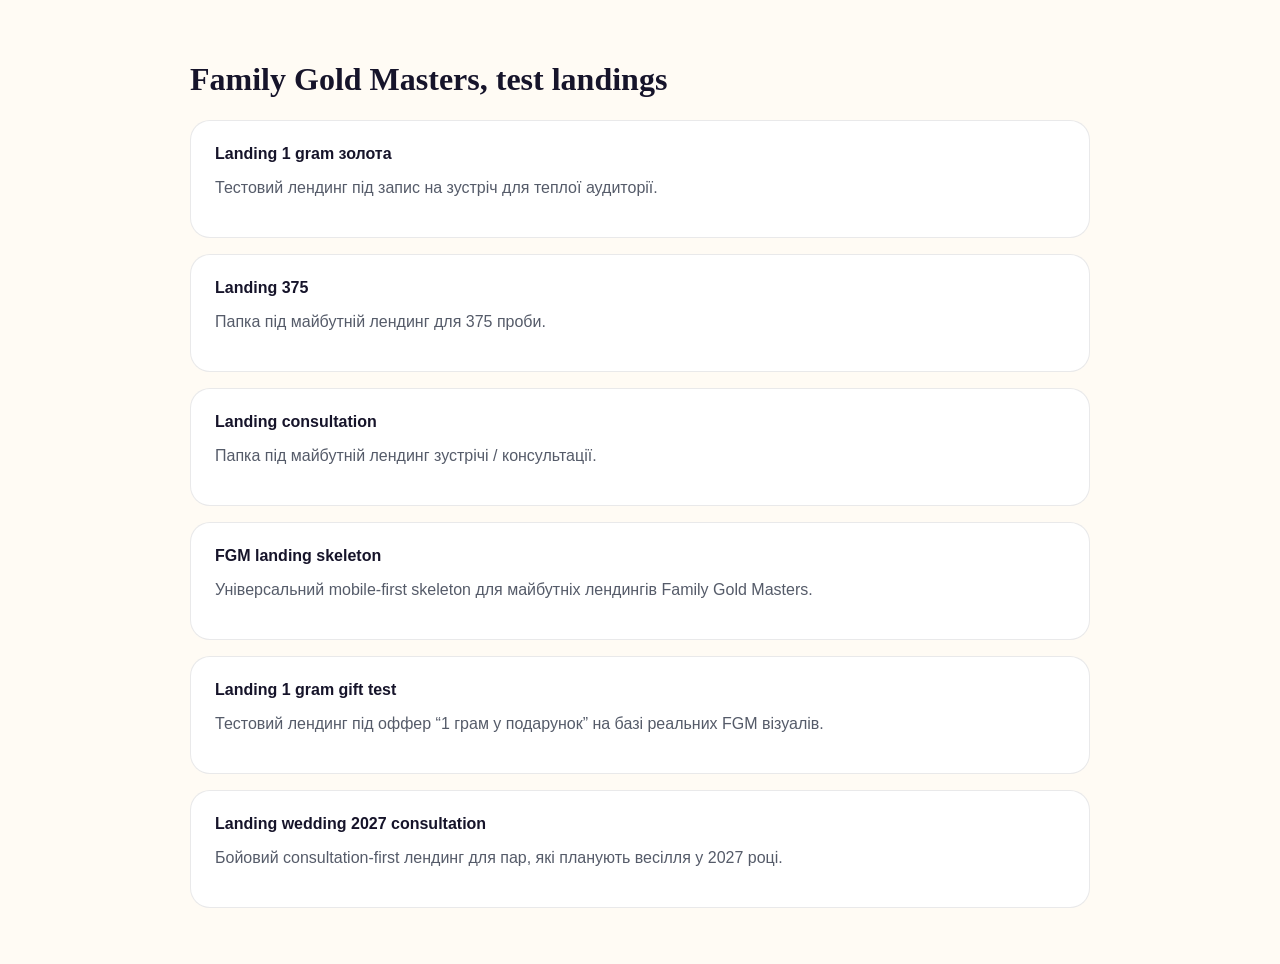
<file: index.html>
<!DOCTYPE html>
<html lang="uk">
<head>
  <meta charset="UTF-8" />
  <meta name="viewport" content="width=device-width, initial-scale=1.0" />
  <title>FGM Landings</title>
  <style>
    body{font-family:Inter,Arial,sans-serif;background:#FFFBF4;color:#272936;margin:0;padding:40px}
    .wrap{max-width:900px;margin:0 auto}
    h1{font-family:Georgia,serif;color:#16142A}
    .card{background:#fff;border:1px solid rgba(39,41,54,.1);border-radius:20px;padding:24px;margin:16px 0}
    a{color:#16142A;text-decoration:none;font-weight:600}
    p{color:#555b69}
  </style>
</head>
<body>
  <div class="wrap">
    <h1>Family Gold Masters, test landings</h1>
    <div class="card">
      <a href="./landing-1gram/">Landing 1 gram золота</a>
      <p>Тестовий лендинг під запис на зустріч для теплої аудиторії.</p>
    </div>
    <div class="card">
      <a href="./landing-375/">Landing 375</a>
      <p>Папка під майбутній лендинг для 375 проби.</p>
    </div>
    <div class="card">
      <a href="./landing-consultation/">Landing consultation</a>
      <p>Папка під майбутній лендинг зустрічі / консультації.</p>
    </div>
    <div class="card">
      <a href="./landing-skeleton/">FGM landing skeleton</a>
      <p>Універсальний mobile-first skeleton для майбутніх лендингів Family Gold Masters.</p>
    </div>
    <div class="card">
      <a href="./landing-1gram-test/">Landing 1 gram gift test</a>
      <p>Тестовий лендинг під оффер “1 грам у подарунок” на базі реальних FGM візуалів.</p>
    </div>
    <div class="card">
      <a href="./landing-wedding-2027/">Landing wedding 2027 consultation</a>
      <p>Бойовий consultation-first лендинг для пар, які планують весілля у 2027 році.</p>
    </div>
  </div>
</body>
</html>
</file>
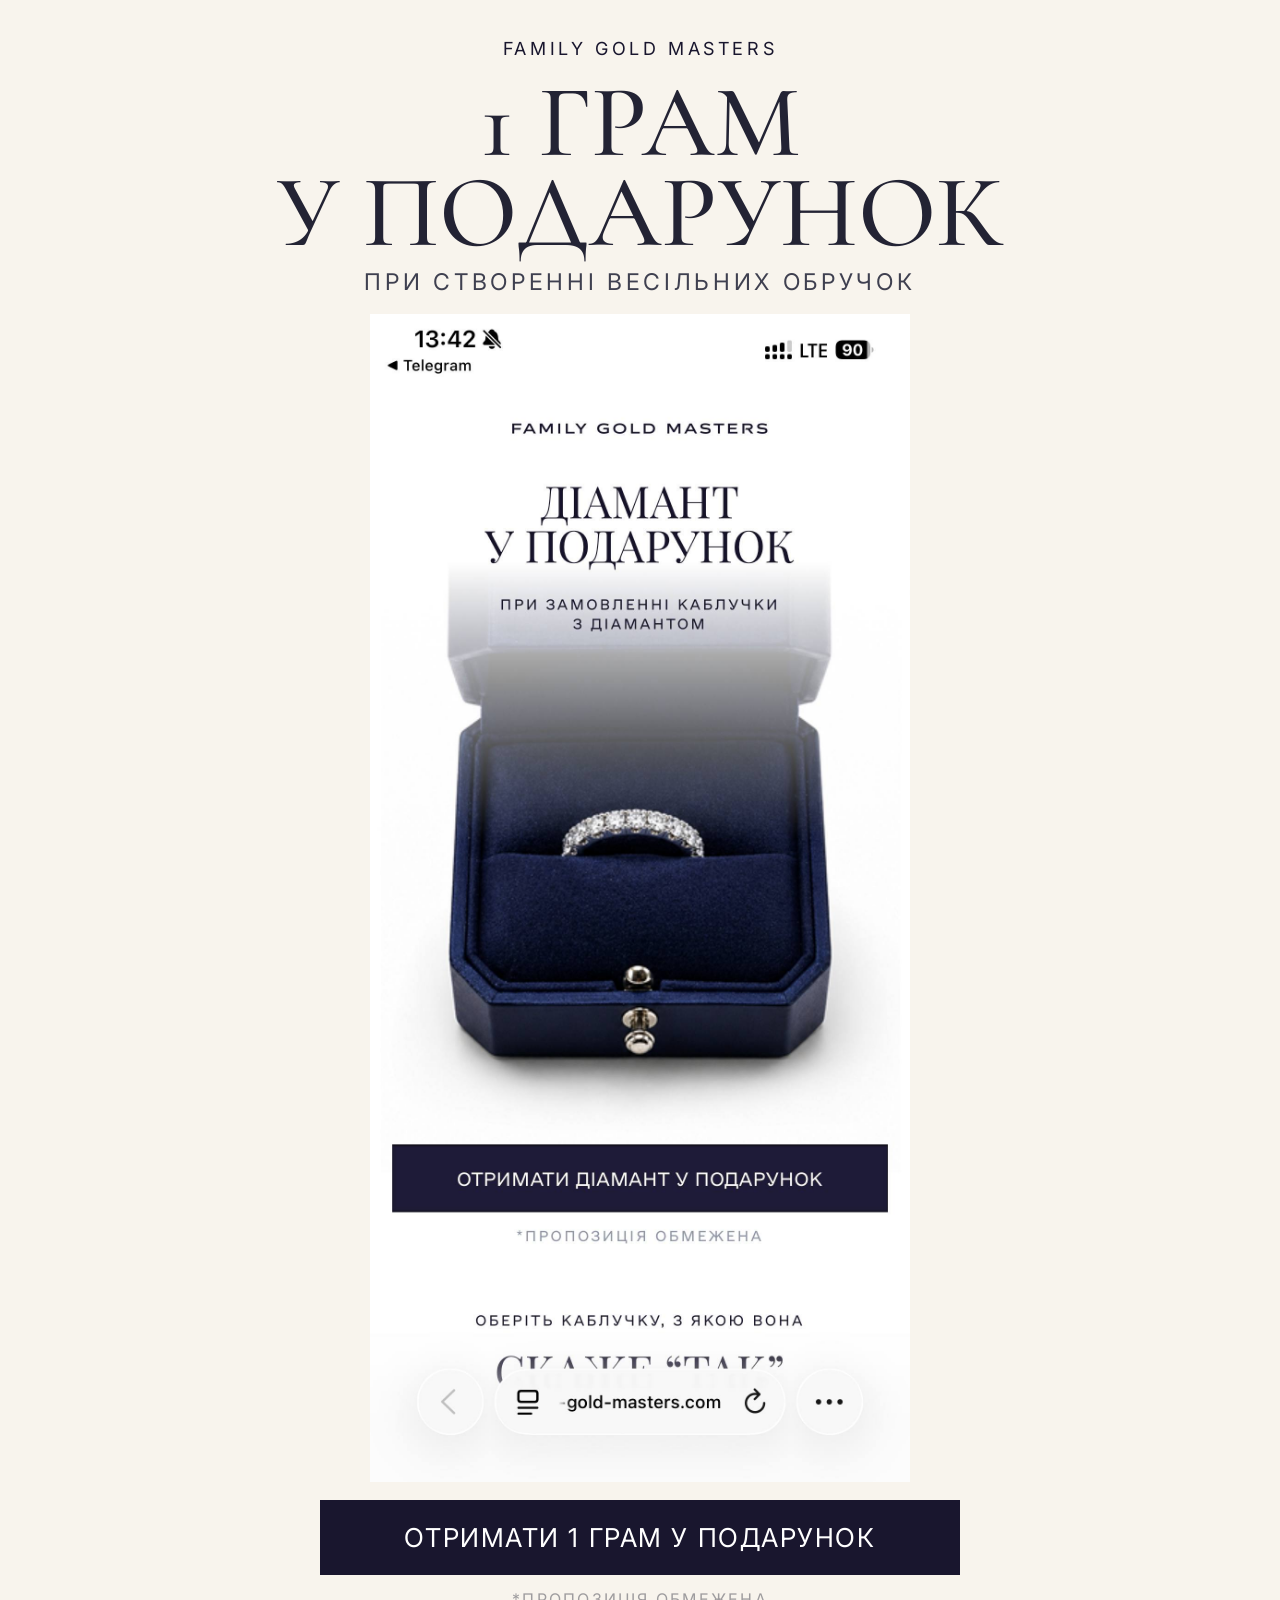
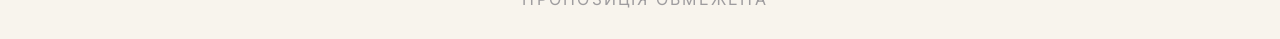
<file: landing-1gram/index.html>
<!DOCTYPE html>
<html lang="uk">
<head>
  <meta charset="UTF-8" />
  <meta name="viewport" content="width=device-width, initial-scale=1.0" />
  <title>1 грам у подарунок | Family Gold Masters</title>
  <meta name="description" content="1 грам золота у подарунок при створенні весільних обручок у Family Gold Masters." />
  <link rel="preconnect" href="https://fonts.googleapis.com">
  <link rel="preconnect" href="https://fonts.gstatic.com" crossorigin>
  <link href="https://fonts.googleapis.com/css2?family=Cormorant+Garamond:wght@400;500;600&family=Inter:wght@400;500;600&display=swap" rel="stylesheet">
  <link rel="stylesheet" href="./style.css" />
</head>
<body>
  <main class="hero-screen">
    <section class="hero-block" aria-labelledby="hero-title">
      <div class="hero-brand">FAMILY GOLD MASTERS</div>

      <div class="hero-copy">
        <h1 id="hero-title">1 ГРАМ<br>У ПОДАРУНОК</h1>
        <p>ПРИ СТВОРЕННІ ВЕСІЛЬНИХ ОБРУЧОК</p>
      </div>

      <div class="hero-visual-wrap">
        <div class="hero-visual">
          <img src="./reference_mock.jpg" alt="Референсний ювелірний візуал Family Gold Masters" />
        </div>
      </div>

      <div class="hero-bottom">
        <a class="hero-cta" href="mailto:hello@example.com?subject=1%20грам%20у%20подарунок">ОТРИМАТИ 1 ГРАМ У ПОДАРУНОК</a>
        <div class="hero-note">*ПРОПОЗИЦІЯ ОБМЕЖЕНА</div>
      </div>
    </section>
  </main>
</body>
</html>
</file>
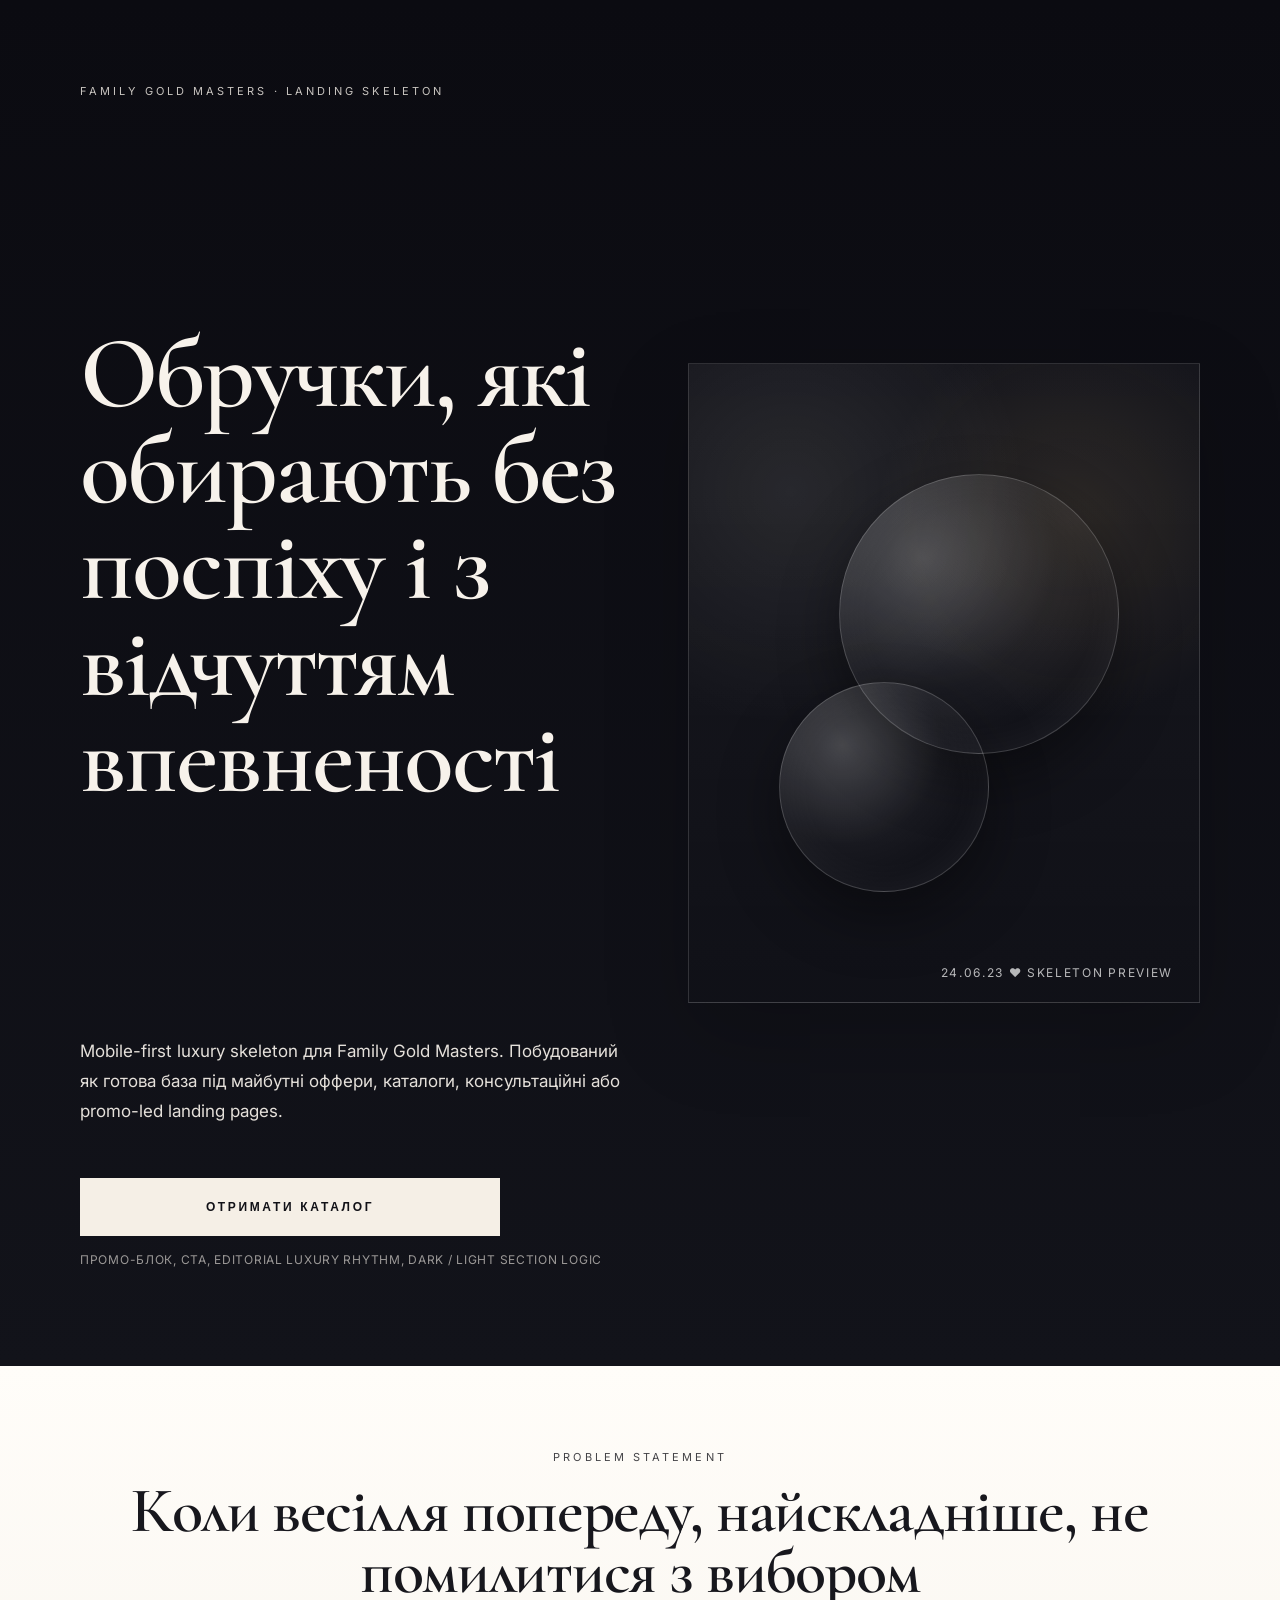
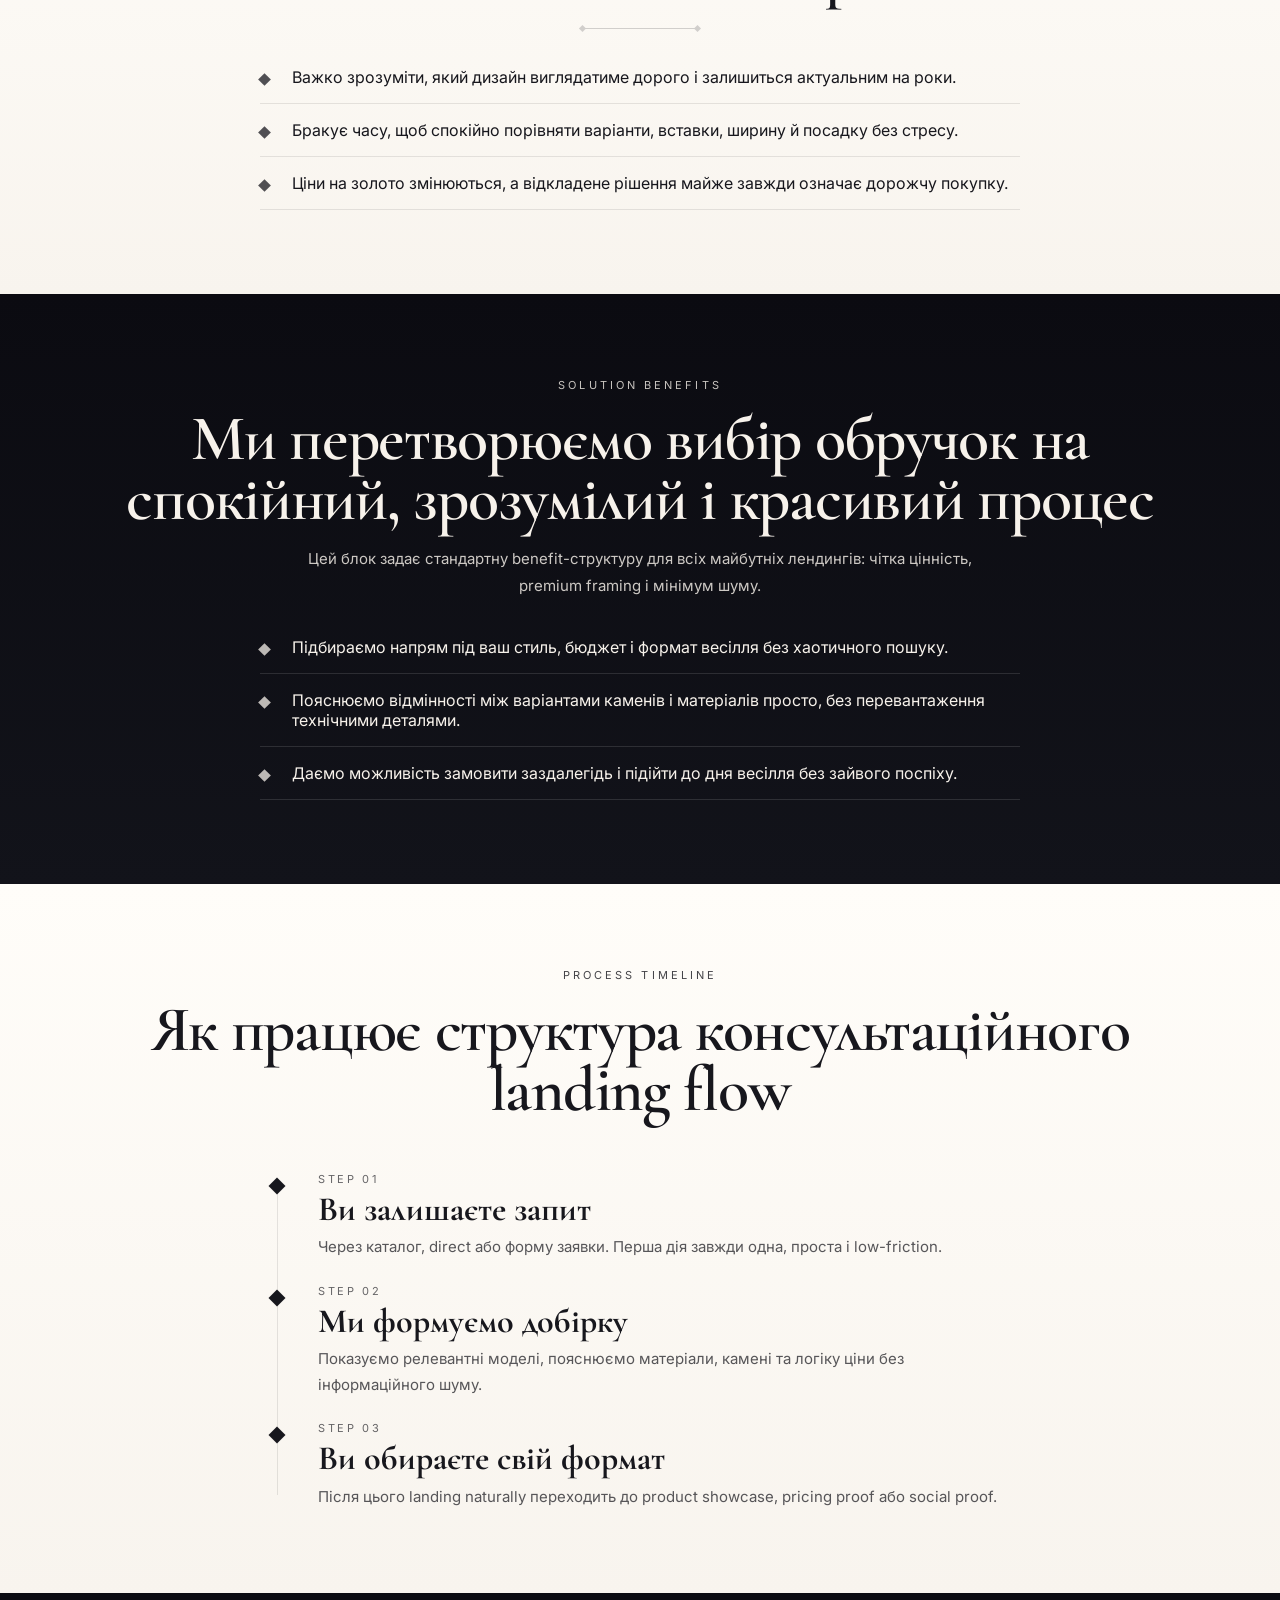
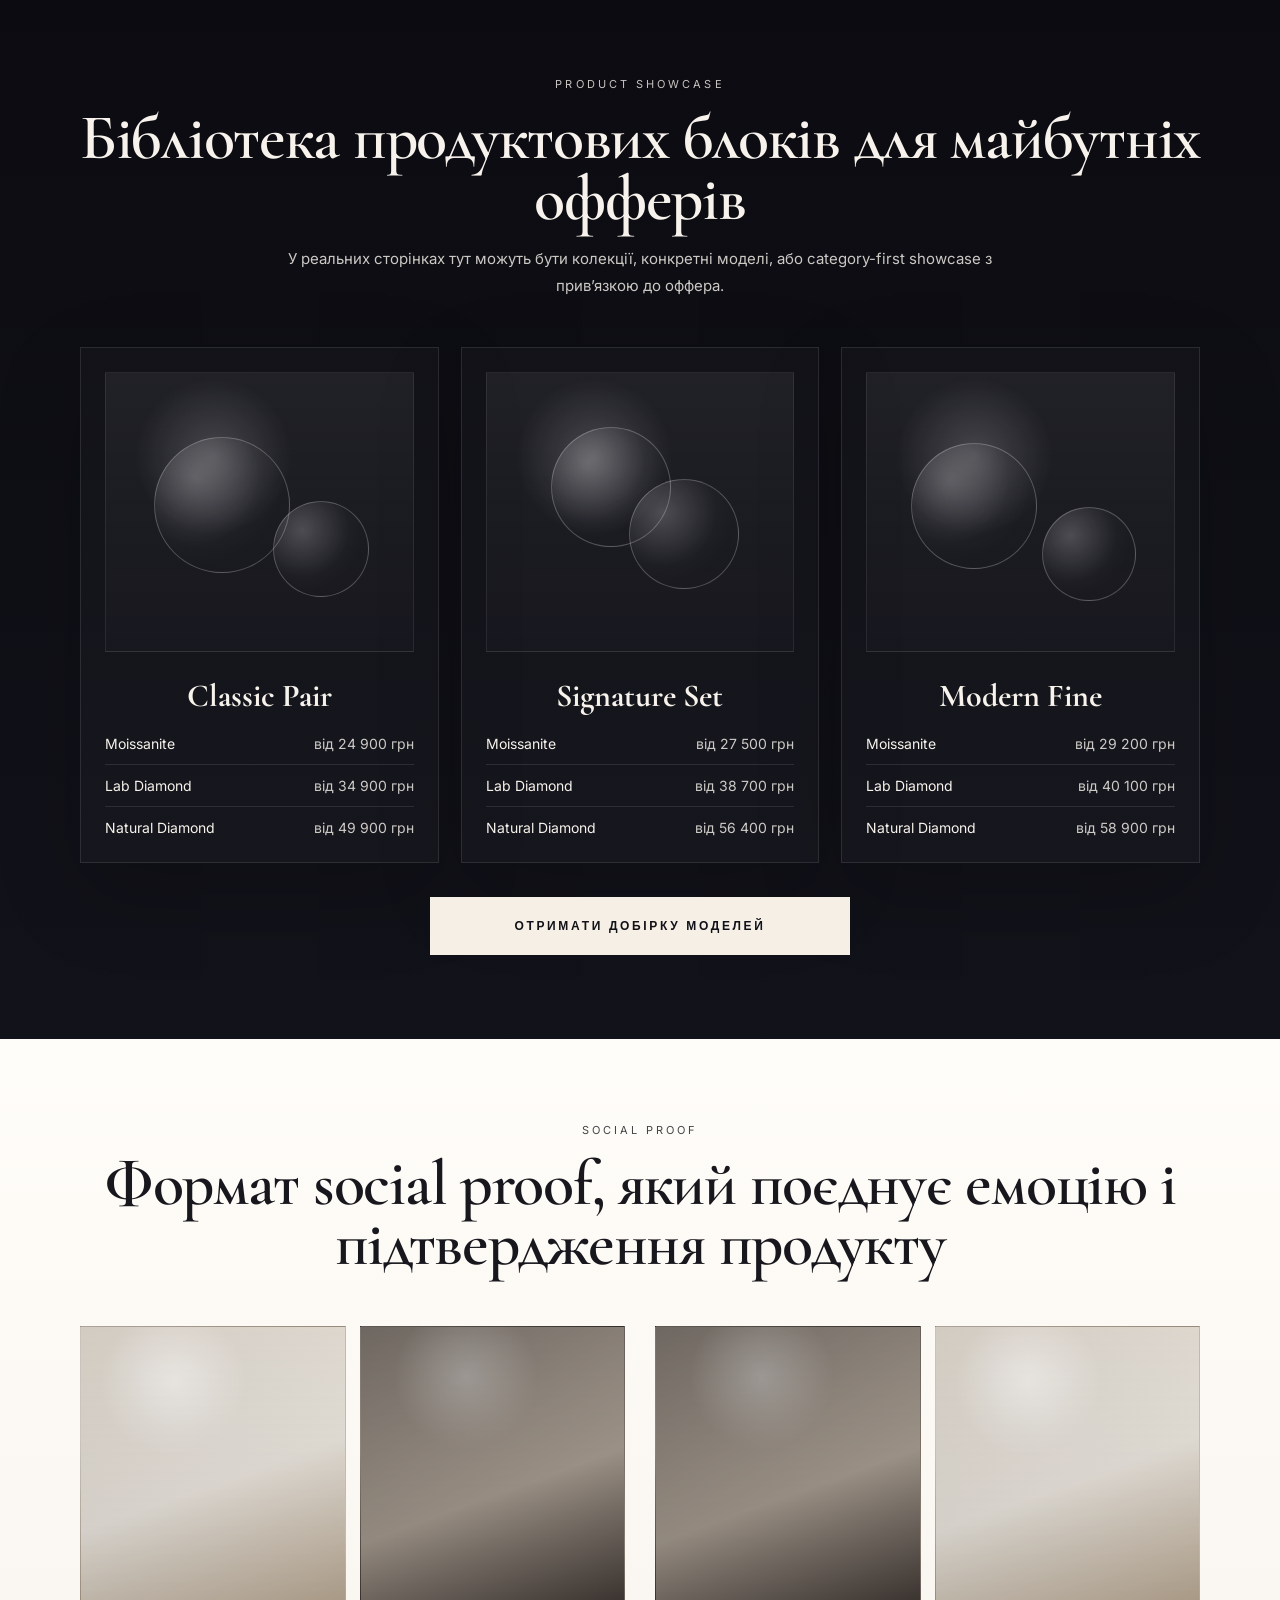
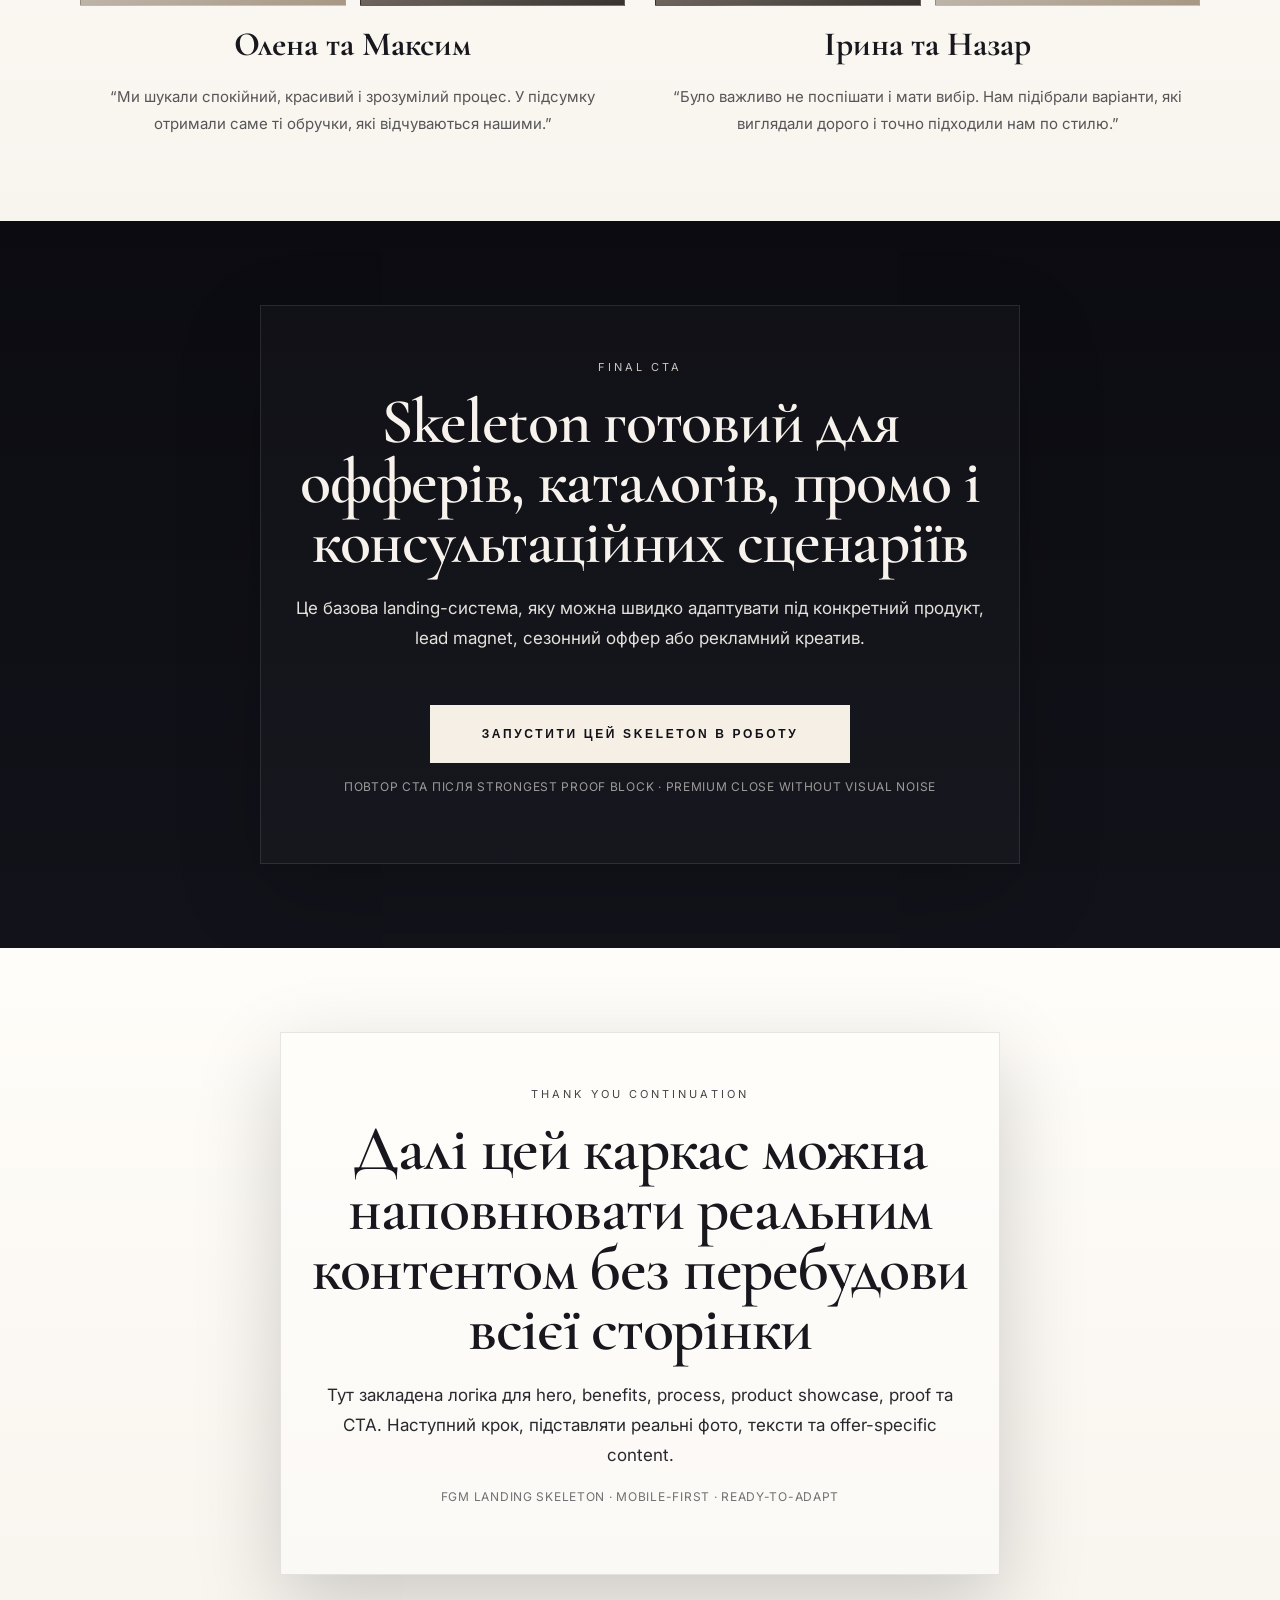
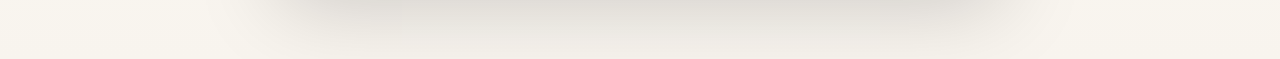
<file: landing-skeleton/index.html>
<!DOCTYPE html>
<html lang="uk">
<head>
  <meta charset="UTF-8" />
  <meta name="viewport" content="width=device-width, initial-scale=1.0" />
  <title>FGM Landing Skeleton</title>
  <link rel="preconnect" href="https://fonts.googleapis.com">
  <link rel="preconnect" href="https://fonts.gstatic.com" crossorigin>
  <link href="https://fonts.googleapis.com/css2?family=Cormorant+Garamond:wght@400;500;600;700&family=Inter:wght@400;500;600;700&display=swap" rel="stylesheet">
  <style>
    :root {
      --bg-dark: #0b0b11;
      --bg-dark-2: #12131a;
      --bg-light: #f8f4ee;
      --bg-light-2: #fffdf9;
      --text-dark: #17171d;
      --text-light: #f7f2eb;
      --muted-dark: rgba(23, 23, 29, 0.72);
      --muted-light: rgba(247, 242, 235, 0.72);
      --line-dark: rgba(255,255,255,0.14);
      --line-light: rgba(20,20,28,0.10);
      --gold: #d6b27a;
      --container: 1120px;
      --radius: 0px;
      --shadow: 0 30px 80px rgba(0,0,0,.18);
    }

    * { box-sizing: border-box; }
    html { scroll-behavior: smooth; }
    body {
      margin: 0;
      font-family: 'Inter', sans-serif;
      background: var(--bg-light-2);
      color: var(--text-dark);
      -webkit-font-smoothing: antialiased;
      text-rendering: optimizeLegibility;
    }

    img { max-width: 100%; display: block; }
    a { color: inherit; text-decoration: none; }

    .page { overflow-x: hidden; }
    .container {
      width: min(calc(100% - 40px), var(--container));
      margin: 0 auto;
    }

    .section {
      position: relative;
      padding: 84px 0;
    }

    .section.dark {
      background: linear-gradient(180deg, var(--bg-dark), var(--bg-dark-2));
      color: var(--text-light);
    }

    .section.light {
      background: linear-gradient(180deg, var(--bg-light-2), var(--bg-light));
      color: var(--text-dark);
    }

    .eyebrow {
      margin: 0 0 16px;
      font-size: 11px;
      line-height: 1.4;
      letter-spacing: 0.28em;
      text-transform: uppercase;
      opacity: .8;
    }

    .heading {
      margin: 0;
      font-family: 'Cormorant Garamond', serif;
      font-weight: 600;
      line-height: .94;
      letter-spacing: -0.02em;
    }

    .heading.hero { font-size: clamp(52px, 8vw, 108px); }
    .heading.section-title { font-size: clamp(38px, 5vw, 72px); }
    .heading.card-title { font-size: 34px; }

    .lead, .copy, .meta {
      max-width: 720px;
      margin-left: auto;
      margin-right: auto;
      text-align: center;
    }

    .lead {
      margin-top: 22px;
      font-size: 17px;
      line-height: 1.75;
      opacity: .92;
    }

    .copy {
      margin-top: 16px;
      font-size: 15px;
      line-height: 1.8;
      opacity: .82;
    }

    .meta {
      margin-top: 14px;
      font-size: 12px;
      line-height: 1.7;
      letter-spacing: 0.06em;
      text-transform: uppercase;
      opacity: .6;
    }

    .stack-center { text-align: center; }

    .cta {
      display: inline-flex;
      align-items: center;
      justify-content: center;
      min-height: 58px;
      width: min(100%, 420px);
      padding: 16px 26px;
      margin-top: 34px;
      border: none;
      border-radius: var(--radius);
      font-size: 12px;
      font-weight: 600;
      letter-spacing: 0.22em;
      text-transform: uppercase;
      cursor: pointer;
      transition: transform .18s ease, opacity .18s ease;
    }

    .cta:hover { transform: translateY(-2px); }
    .cta.dark-btn { background: #f5efe6; color: #111117; }
    .cta.light-btn { background: #12131a; color: #faf5ee; }

    .hero {
      min-height: 100vh;
      display: grid;
      align-items: center;
    }

    .hero-grid {
      display: grid;
      grid-template-columns: 1.05fr .95fr;
      gap: 42px;
      align-items: center;
    }

    .hero-visual {
      position: relative;
      min-height: 640px;
      border: 1px solid var(--line-dark);
      background:
        radial-gradient(circle at 20% 20%, rgba(255,255,255,.08), transparent 36%),
        radial-gradient(circle at 75% 25%, rgba(214,178,122,.12), transparent 32%),
        linear-gradient(180deg, rgba(255,255,255,.04), rgba(255,255,255,0));
      overflow: hidden;
      box-shadow: var(--shadow);
    }

    .hero-ring {
      position: absolute;
      border: 1px solid rgba(255,255,255,.2);
      border-radius: 50%;
      aspect-ratio: 1 / 1;
      background: radial-gradient(circle at 30% 30%, rgba(255,255,255,.22), rgba(255,255,255,.03) 48%, rgba(0,0,0,0) 72%);
      box-shadow: inset 0 0 45px rgba(255,255,255,.05), 0 24px 60px rgba(0,0,0,.38);
    }

    .hero-ring.one { width: 280px; top: 110px; right: 80px; }
    .hero-ring.two { width: 210px; bottom: 110px; left: 90px; }

    .engraving {
      position: absolute;
      right: 26px;
      bottom: 22px;
      font-size: 12px;
      letter-spacing: 0.14em;
      text-transform: uppercase;
      color: rgba(255,255,255,.7);
    }

    .bullet-list, .benefits-list {
      display: grid;
      gap: 16px;
      max-width: 760px;
      margin: 38px auto 0;
      padding: 0;
      list-style: none;
    }

    .bullet-list li, .benefits-list li {
      display: grid;
      grid-template-columns: 16px 1fr;
      gap: 16px;
      align-items: start;
      text-align: left;
      padding-bottom: 16px;
      border-bottom: 1px solid currentColor;
      border-color: rgba(255,255,255,.12);
    }

    .light .bullet-list li, .light .benefits-list li {
      border-color: var(--line-light);
    }

    .diamond {
      width: 9px;
      height: 9px;
      background: currentColor;
      transform: rotate(45deg);
      margin-top: 8px;
      opacity: .75;
    }

    .timeline {
      position: relative;
      max-width: 760px;
      margin: 52px auto 0;
      display: grid;
      gap: 24px;
    }

    .timeline:before {
      content: "";
      position: absolute;
      top: 14px;
      bottom: 14px;
      left: 17px;
      width: 1px;
      background: var(--line-light);
    }

    .timeline-item {
      position: relative;
      padding-left: 58px;
      text-align: left;
    }

    .timeline-item:before {
      content: "";
      position: absolute;
      left: 11px;
      top: 8px;
      width: 12px;
      height: 12px;
      background: var(--text-dark);
      transform: rotate(45deg);
    }

    .timeline-step {
      margin: 0 0 8px;
      font-size: 11px;
      letter-spacing: 0.24em;
      text-transform: uppercase;
      opacity: .65;
    }

    .timeline-title {
      margin: 0 0 8px;
      font-family: 'Cormorant Garamond', serif;
      font-size: 34px;
      line-height: .95;
    }

    .timeline-copy {
      margin: 0;
      font-size: 15px;
      line-height: 1.7;
      color: var(--muted-dark);
    }

    .products-grid {
      display: grid;
      grid-template-columns: repeat(3, 1fr);
      gap: 22px;
      margin-top: 48px;
    }

    .product-card {
      padding: 24px;
      border: 1px solid rgba(255,255,255,.10);
      background: rgba(255,255,255,.02);
      box-shadow: var(--shadow);
    }

    .product-visual {
      position: relative;
      height: 280px;
      margin-bottom: 24px;
      overflow: hidden;
      background:
        radial-gradient(circle at 35% 30%, rgba(255,255,255,.18), transparent 28%),
        linear-gradient(180deg, rgba(255,255,255,.06), rgba(255,255,255,.01));
      border: 1px solid rgba(255,255,255,.08);
    }

    .product-visual .ring-a,
    .product-visual .ring-b {
      position: absolute;
      border: 1px solid rgba(255,255,255,.24);
      border-radius: 50%;
      aspect-ratio: 1/1;
      background: radial-gradient(circle at 30% 30%, rgba(255,255,255,.22), rgba(255,255,255,.02) 50%, rgba(0,0,0,0) 70%);
    }

    .product-visual .ring-a { width: 136px; left: 48px; top: 64px; }
    .product-visual .ring-b { width: 96px; right: 44px; bottom: 54px; }

    .product-name {
      margin: 0;
      font-family: 'Cormorant Garamond', serif;
      font-size: 32px;
    }

    .price-stack {
      margin-top: 18px;
      display: grid;
      gap: 10px;
      text-align: left;
    }

    .price-row {
      display: flex;
      justify-content: space-between;
      gap: 14px;
      padding-bottom: 10px;
      border-bottom: 1px solid rgba(255,255,255,.10);
      font-size: 14px;
      line-height: 1.5;
    }

    .price-row:last-child { border-bottom: none; padding-bottom: 0; }
    .price-row span:last-child { color: rgba(247,242,235,.82); }

    .stories {
      display: grid;
      grid-template-columns: repeat(2, 1fr);
      gap: 30px;
      margin-top: 52px;
    }

    .story {
      display: grid;
      gap: 18px;
    }

    .story-visuals {
      display: grid;
      grid-template-columns: 1fr 1fr;
      gap: 14px;
    }

    .story-photo {
      min-height: 280px;
      background:
        linear-gradient(180deg, rgba(0,0,0,.03), rgba(0,0,0,.15)),
        radial-gradient(circle at 35% 20%, rgba(255,255,255,.58), transparent 26%),
        linear-gradient(160deg, #d9d2c8, #f0ebe3 55%, #c4b29b);
      border: 1px solid var(--line-light);
    }

    .story-photo.darkish {
      background:
        linear-gradient(180deg, rgba(0,0,0,.22), rgba(0,0,0,.34)),
        radial-gradient(circle at 40% 18%, rgba(255,255,255,.42), transparent 26%),
        linear-gradient(160deg, #8d847c, #d5c7b8 58%, #554b45);
    }

    .story-name {
      margin: 0;
      font-family: 'Cormorant Garamond', serif;
      font-size: 34px;
      text-align: center;
    }

    .story-copy {
      margin: 0;
      text-align: center;
      font-size: 15px;
      line-height: 1.8;
      color: var(--muted-dark);
    }

    .closing-box {
      max-width: 760px;
      margin: 0 auto;
      padding: 54px 28px;
      text-align: center;
      border: 1px solid rgba(255,255,255,.1);
      background: rgba(255,255,255,.02);
      box-shadow: var(--shadow);
    }

    .thanks-box {
      max-width: 720px;
      margin: 0 auto;
      padding: 54px 28px;
      text-align: center;
      border: 1px solid var(--line-light);
      background: rgba(255,255,255,.35);
      box-shadow: var(--shadow);
    }

    .divider {
      width: 120px;
      height: 1px;
      margin: 26px auto 0;
      background: currentColor;
      opacity: .18;
      position: relative;
    }

    .divider:before,
    .divider:after {
      content: "";
      position: absolute;
      top: -2px;
      width: 5px;
      height: 5px;
      background: currentColor;
      transform: rotate(45deg);
    }

    .divider:before { left: 0; }
    .divider:after { right: 0; }

    @media (max-width: 980px) {
      .hero-grid,
      .products-grid,
      .stories {
        grid-template-columns: 1fr;
      }

      .hero { min-height: auto; }
      .hero-visual { min-height: 480px; }
      .hero-ring.one { width: 220px; top: 80px; right: 40px; }
      .hero-ring.two { width: 170px; left: 50px; bottom: 90px; }
    }

    @media (max-width: 640px) {
      .section { padding: 68px 0; }
      .container { width: min(calc(100% - 32px), var(--container)); }
      .heading.hero { font-size: 52px; }
      .heading.section-title { font-size: 42px; }
      .hero-visual { min-height: 380px; }
      .hero-ring.one { width: 170px; top: 62px; right: 24px; }
      .hero-ring.two { width: 130px; left: 28px; bottom: 72px; }
      .bullet-list li, .benefits-list li { gap: 12px; }
      .story-visuals { gap: 10px; }
      .story-photo { min-height: 220px; }
      .product-visual { height: 240px; }
      .timeline-title { font-size: 30px; }
    }
  </style>
</head>
<body>
  <div class="page">
    <section class="section dark hero">
      <div class="container hero-grid">
        <div class="stack-center" style="text-align:left; max-width: 560px;">
          <p class="eyebrow">Family Gold Masters · Landing Skeleton</p>
          <h1 class="heading hero">Обручки, які обирають без поспіху і з відчуттям впевненості</h1>
          <p class="lead" style="text-align:left; margin-left:0;">Mobile-first luxury skeleton для Family Gold Masters. Побудований як готова база під майбутні оффери, каталоги, консультаційні або promo-led landing pages.</p>
          <button class="cta dark-btn">Отримати каталог</button>
          <p class="meta" style="text-align:left; margin-left:0;">Промо-блок, CTA, editorial luxury rhythm, dark / light section logic</p>
        </div>
        <div class="hero-visual" aria-hidden="true">
          <div class="hero-ring one"></div>
          <div class="hero-ring two"></div>
          <div class="engraving">24.06.23 ♥ skeleton preview</div>
        </div>
      </div>
    </section>

    <section class="section light">
      <div class="container stack-center">
        <p class="eyebrow">Problem Statement</p>
        <h2 class="heading section-title">Коли весілля попереду, найскладніше, не помилитися з вибором</h2>
        <div class="divider"></div>
        <ul class="bullet-list">
          <li><span class="diamond"></span><span>Важко зрозуміти, який дизайн виглядатиме дорого і залишиться актуальним на роки.</span></li>
          <li><span class="diamond"></span><span>Бракує часу, щоб спокійно порівняти варіанти, вставки, ширину й посадку без стресу.</span></li>
          <li><span class="diamond"></span><span>Ціни на золото змінюються, а відкладене рішення майже завжди означає дорожчу покупку.</span></li>
        </ul>
      </div>
    </section>

    <section class="section dark">
      <div class="container stack-center">
        <p class="eyebrow">Solution Benefits</p>
        <h2 class="heading section-title">Ми перетворюємо вибір обручок на спокійний, зрозумілий і красивий процес</h2>
        <p class="copy">Цей блок задає стандартну benefit-структуру для всіх майбутніх лендингів: чітка цінність, premium framing і мінімум шуму.</p>
        <ul class="benefits-list">
          <li><span class="diamond"></span><span>Підбираємо напрям під ваш стиль, бюджет і формат весілля без хаотичного пошуку.</span></li>
          <li><span class="diamond"></span><span>Пояснюємо відмінності між варіантами каменів і матеріалів просто, без перевантаження технічними деталями.</span></li>
          <li><span class="diamond"></span><span>Даємо можливість замовити заздалегідь і підійти до дня весілля без зайвого поспіху.</span></li>
        </ul>
      </div>
    </section>

    <section class="section light">
      <div class="container stack-center">
        <p class="eyebrow">Process Timeline</p>
        <h2 class="heading section-title">Як працює структура консультаційного landing flow</h2>
        <div class="timeline">
          <div class="timeline-item">
            <p class="timeline-step">Step 01</p>
            <h3 class="timeline-title">Ви залишаєте запит</h3>
            <p class="timeline-copy">Через каталог, direct або форму заявки. Перша дія завжди одна, проста і low-friction.</p>
          </div>
          <div class="timeline-item">
            <p class="timeline-step">Step 02</p>
            <h3 class="timeline-title">Ми формуємо добірку</h3>
            <p class="timeline-copy">Показуємо релевантні моделі, пояснюємо матеріали, камені та логіку ціни без інформаційного шуму.</p>
          </div>
          <div class="timeline-item">
            <p class="timeline-step">Step 03</p>
            <h3 class="timeline-title">Ви обираєте свій формат</h3>
            <p class="timeline-copy">Після цього landing naturally переходить до product showcase, pricing proof або social proof.</p>
          </div>
        </div>
      </div>
    </section>

    <section class="section dark">
      <div class="container stack-center">
        <p class="eyebrow">Product Showcase</p>
        <h2 class="heading section-title">Бібліотека продуктових блоків для майбутніх офферів</h2>
        <p class="copy">У реальних сторінках тут можуть бути колекції, конкретні моделі, або category-first showcase з прив’язкою до оффера.</p>
        <div class="products-grid">
          <article class="product-card">
            <div class="product-visual" aria-hidden="true">
              <div class="ring-a"></div>
              <div class="ring-b"></div>
            </div>
            <h3 class="product-name">Classic Pair</h3>
            <div class="price-stack">
              <div class="price-row"><span>Moissanite</span><span>від 24 900 грн</span></div>
              <div class="price-row"><span>Lab Diamond</span><span>від 34 900 грн</span></div>
              <div class="price-row"><span>Natural Diamond</span><span>від 49 900 грн</span></div>
            </div>
          </article>
          <article class="product-card">
            <div class="product-visual" aria-hidden="true">
              <div class="ring-a" style="left:64px; top:54px; width:120px;"></div>
              <div class="ring-b" style="right:54px; bottom:62px; width:110px;"></div>
            </div>
            <h3 class="product-name">Signature Set</h3>
            <div class="price-stack">
              <div class="price-row"><span>Moissanite</span><span>від 27 500 грн</span></div>
              <div class="price-row"><span>Lab Diamond</span><span>від 38 700 грн</span></div>
              <div class="price-row"><span>Natural Diamond</span><span>від 56 400 грн</span></div>
            </div>
          </article>
          <article class="product-card">
            <div class="product-visual" aria-hidden="true">
              <div class="ring-a" style="left:44px; top:70px; width:126px;"></div>
              <div class="ring-b" style="right:38px; bottom:50px; width:94px;"></div>
            </div>
            <h3 class="product-name">Modern Fine</h3>
            <div class="price-stack">
              <div class="price-row"><span>Moissanite</span><span>від 29 200 грн</span></div>
              <div class="price-row"><span>Lab Diamond</span><span>від 40 100 грн</span></div>
              <div class="price-row"><span>Natural Diamond</span><span>від 58 900 грн</span></div>
            </div>
          </article>
        </div>
        <button class="cta dark-btn">Отримати добірку моделей</button>
      </div>
    </section>

    <section class="section light">
      <div class="container stack-center">
        <p class="eyebrow">Social Proof</p>
        <h2 class="heading section-title">Формат social proof, який поєднує емоцію і підтвердження продукту</h2>
        <div class="stories">
          <article class="story">
            <div class="story-visuals">
              <div class="story-photo"></div>
              <div class="story-photo darkish"></div>
            </div>
            <h3 class="story-name">Олена та Максим</h3>
            <p class="story-copy">“Ми шукали спокійний, красивий і зрозумілий процес. У підсумку отримали саме ті обручки, які відчуваються нашими.”</p>
          </article>
          <article class="story">
            <div class="story-visuals">
              <div class="story-photo darkish"></div>
              <div class="story-photo"></div>
            </div>
            <h3 class="story-name">Ірина та Назар</h3>
            <p class="story-copy">“Було важливо не поспішати і мати вибір. Нам підібрали варіанти, які виглядали дорого і точно підходили нам по стилю.”</p>
          </article>
        </div>
      </div>
    </section>

    <section class="section dark">
      <div class="container">
        <div class="closing-box">
          <p class="eyebrow">Final CTA</p>
          <h2 class="heading section-title">Skeleton готовий для офферів, каталогів, промо і консультаційних сценаріїв</h2>
          <p class="lead">Це базова landing-система, яку можна швидко адаптувати під конкретний продукт, lead magnet, сезонний оффер або рекламний креатив.</p>
          <button class="cta dark-btn">Запустити цей skeleton в роботу</button>
          <p class="meta">Повтор CTA після strongest proof block · premium close without visual noise</p>
        </div>
      </div>
    </section>

    <section class="section light">
      <div class="container">
        <div class="thanks-box">
          <p class="eyebrow">Thank You Continuation</p>
          <h2 class="heading section-title">Далі цей каркас можна наповнювати реальним контентом без перебудови всієї сторінки</h2>
          <p class="lead">Тут закладена логіка для hero, benefits, process, product showcase, proof та CTA. Наступний крок, підставляти реальні фото, тексти та offer-specific content.</p>
          <p class="meta">FGM landing skeleton · mobile-first · ready-to-adapt</p>
        </div>
      </div>
    </section>
  </div>
</body>
</html>
</file>
<file: landing-1gram/style.css>
:root {
  --bg: #f8f4ed;
  --text: #232334;
  --muted: #3f4050;
  --sapphire: #19162e;
  --white: #ffffff;
}

* { box-sizing: border-box; }
html, body { margin: 0; min-height: 100%; }
body {
  font-family: Inter, Arial, sans-serif;
  background: var(--bg);
  color: var(--text);
}

.hero-screen {
  min-height: 100vh;
}

.hero-block {
  min-height: 100vh;
  display: flex;
  flex-direction: column;
  align-items: center;
  justify-content: space-between;
  text-align: center;
  padding: 34px 18px 30px;
  gap: 18px;
}

.hero-brand {
  font-size: 18px;
  letter-spacing: 0.20em;
  color: var(--sapphire);
  margin-top: 4px;
}

.hero-copy {
  display: flex;
  flex-direction: column;
  align-items: center;
  gap: 12px;
}

.hero-copy h1 {
  margin: 0;
  font-family: "Cormorant Garamond", Georgia, serif;
  font-size: clamp(64px, 8vw, 106px);
  line-height: 0.88;
  font-weight: 500;
  color: var(--text);
}

.hero-copy p {
  margin: 0;
  font-size: 23px;
  line-height: 1.15;
  letter-spacing: 0.16em;
  color: var(--muted);
}

.hero-visual-wrap {
  flex: 1;
  width: 100%;
  display: flex;
  align-items: center;
  justify-content: center;
}

.hero-visual {
  width: min(100%, 540px);
}

.hero-visual img {
  display: block;
  width: 100%;
  height: auto;
}

.hero-bottom {
  width: min(100%, 640px);
  display: flex;
  flex-direction: column;
  align-items: center;
  gap: 14px;
}

.hero-cta {
  display: block;
  width: 100%;
  padding: 22px 18px;
  background: var(--sapphire);
  color: var(--white);
  text-decoration: none;
  font-size: 26px;
  letter-spacing: 0.06em;
  text-transform: uppercase;
}

.hero-note {
  font-size: 16px;
  letter-spacing: 0.14em;
  color: rgba(61, 61, 73, 0.48);
}

@media (max-width: 768px) {
  .hero-block {
    min-height: 100svh;
    padding: 24px 12px 24px;
    gap: 16px;
  }

  .hero-brand {
    font-size: 14px;
    letter-spacing: 0.18em;
  }

  .hero-copy h1 {
    font-size: clamp(46px, 12vw, 72px);
  }

  .hero-copy p {
    font-size: 16px;
    letter-spacing: 0.11em;
  }

  .hero-visual {
    width: min(100%, 360px);
  }

  .hero-bottom {
    width: 100%;
    gap: 12px;
  }

  .hero-cta {
    font-size: 18px;
    padding: 18px 14px;
  }

  .hero-note {
    font-size: 12px;
  }
}
</file>
